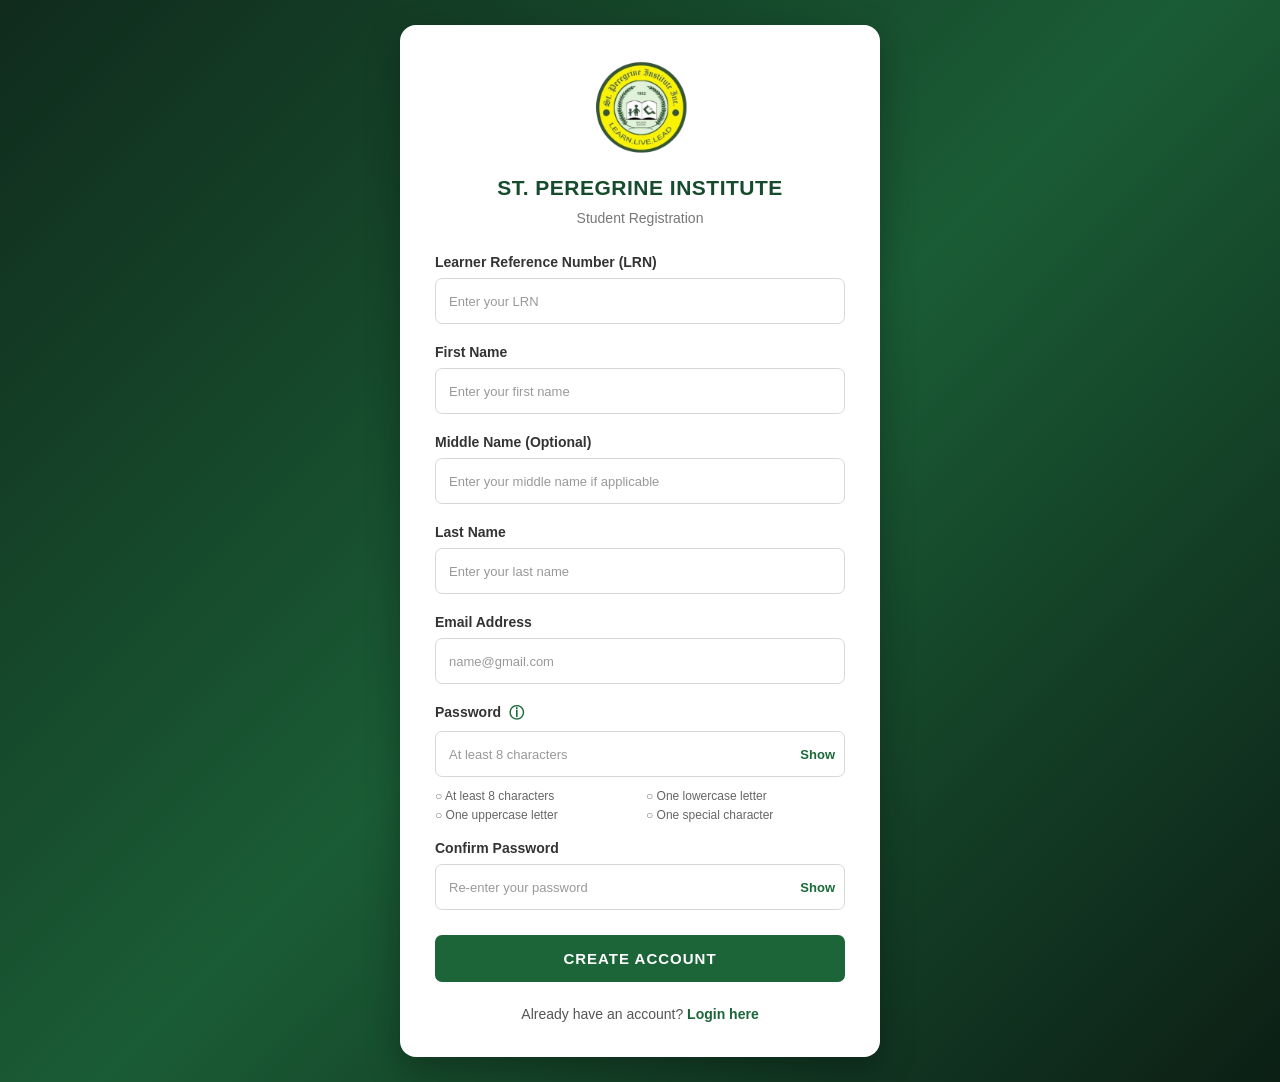
<file: register.html>
<!DOCTYPE html>
<html lang="en">
<head>
    <meta charset="UTF-8">
    <meta name="viewport" content="width=device-width, initial-scale=1.0">

    <title>Student Registration | St. Peregrine Institute</title>

    <link rel="stylesheet" href="register.css">

    <script src="script.js" defer></script>
</head>
<body>

    <main class="auth-card register-card">

        <img
            src="logo.png"
            alt="St. Peregrine Institute Logo"
            class="school-logo"
        >

        <h1>ST. PEREGRINE INSTITUTE</h1>
        <p class="subtitle">Student Registration</p>

        <form id="registration-form" action="register.php" method="POST">

            <label for="lrn">Learner Reference Number (LRN)</label>
            <input
                type="text"
                id="lrn"
                name="lrn"
                placeholder="Enter your LRN"
                maxlength="20"
                inputmode="numeric"
                pattern="[0-9]+"
                autocomplete="off"
                required
            >

            <label for="first_name">First Name</label>
            <input
                type="text"
                id="first_name"
                name="first_name"
                placeholder="Enter your first name"
                maxlength="50"
                autocomplete="given-name"
                required
            >

            <label for="middle_name">Middle Name (Optional)</label>
            <input
                type="text"
                id="middle_name"
                name="middle_name"
                placeholder="Enter your middle name if applicable"
                maxlength="50"
                autocomplete="additional-name"
            >

            <label for="last_name">Last Name</label>
            <input
                type="text"
                id="last_name"
                name="last_name"
                placeholder="Enter your last name"
                maxlength="50"
                autocomplete="family-name"
                required
            >

            <label for="email">Email Address</label>
            <input
                type="email"
                id="email"
                name="email"
                placeholder="name@gmail.com"
                maxlength="100"
                pattern="[A-Za-z0-9._%+-]+@gmail\.com"
                title="Enter a valid Gmail address ending in @gmail.com."
                autocomplete="email"
                required
            >
            <p class="field-message" id="email-status" aria-live="polite"></p>

            <label for="password">
                Password
                <span
                    class="password-info"
                    data-tooltip="Password requirements: At least 8 characters, one lowercase letter, one uppercase letter, and one special character."
                    tabindex="0"
                    aria-label="Password requirements"
                    role="note"
                >ⓘ</span>
            </label>

            <div class="password-wrap">
                <input
                    type="password"
                    id="password"
                    name="password"
                    placeholder="At least 8 characters"
                    minlength="8"
                    pattern="(?=.*[a-z])(?=.*[A-Z])(?=.*[^a-zA-Z0-9]).{8,}"
                    title="At least 8 characters, one lowercase letter, one uppercase letter, and one special character."
                    autocomplete="new-password"
                    required
                >

                <button
                    type="button"
                    class="show-password"
                    data-target="password"
                    aria-controls="password"
                >Show</button>
            </div>
            <ul class="password-checklist" id="password-checklist" aria-label="Password requirements">
                <li data-rule="length">At least 8 characters</li>
                <li data-rule="lowercase">One lowercase letter</li>
                <li data-rule="uppercase">One uppercase letter</li>
                <li data-rule="special">One special character</li>
            </ul>

            <label for="confirm_password">Confirm Password</label>

            <div class="password-wrap">
                <input
                    type="password"
                    id="confirm_password"
                    name="confirm_password"
                    placeholder="Re-enter your password"
                    minlength="8"
                    autocomplete="new-password"
                    required
                >

                <button
                    type="button"
                    class="show-password"
                    data-target="confirm_password"
                    aria-controls="confirm_password"
                >Show</button>
            </div>
            <p class="field-message" id="confirm-status" aria-live="polite"></p>

            <button type="submit" class="submit-button">
                CREATE ACCOUNT
            </button>

        </form>

        <p class="auth-switch">
            Already have an account?
            <a href="index.php">Login here</a>
        </p>

    </main>

</body>
</html>
</file>
<file: register.css>
/* ==============================
   GENERAL STYLES
============================== */

* {
    box-sizing: border-box;
    margin: 0;
    padding: 0;
}

body {
    min-height: 100vh;
    display: flex;
    justify-content: center;
    align-items: center;
    padding: 25px;

    font-family: Arial, Helvetica, sans-serif;
    background: linear-gradient(135deg, #102b1c, #1a5c35, #0c1f15);
    color: #222;
}

/* ==============================
   AUTHENTICATION CARD
============================== */

.auth-card {
    width: 100%;
    max-width: 420px;
    padding: 35px;

    background: #fff;
    border-radius: 16px;
    box-shadow: 0 12px 35px rgba(0, 0, 0, 0.3);
}

.register-card {
    max-width: 480px;
    margin: auto;
}

/* ==============================
   SCHOOL LOGO AND HEADINGS
============================== */

.school-logo,
.logo {
    display: block;
    width: 95px;
    height: 95px;
    object-fit: contain;
    margin: 0 auto 18px;
}

h1 {
    color: #174b2d;
    font-size: 21px;
    line-height: 1.4;
    letter-spacing: 0.5px;
    text-align: center;
}

.subtitle {
    margin: 8px 0 28px;
    color: #777;
    font-size: 14px;
    text-align: center;
}

/* ==============================
   FORM AND INPUTS
============================== */

form {
    display: flex;
    flex-direction: column;
}

label {
    margin-bottom: 8px;
    color: #333;
    font-size: 14px;
    font-weight: 600;
}

input {
    width: 100%;
    height: 46px;
    padding: 0 13px;
    margin-bottom: 20px;

    border: 1px solid #d4d9d5;
    border-radius: 7px;
    outline: none;

    background: #fff;
    color: #222;
    font-family: inherit;
    font-size: 14px;

    transition: border-color 0.2s, box-shadow 0.2s;
}

input:focus {
    border-color: #237746;
    box-shadow: 0 0 0 3px rgba(35, 119, 70, 0.12);
}

input::placeholder {
    color: #999;
    font-size: 13px;
}

/* ==============================
   PASSWORD FIELD
============================== */

.password-wrap {
    position: relative;
    width: 100%;
}

.password-wrap input {
    padding-right: 65px;
}

.field-message {
    min-height: 0;
    margin: -15px 0 16px;
    color: #842029;
    font-size: 12px;
    line-height: 1.4;
}

.field-message.is-success {
    color: #176438;
}

.field-message.is-pending {
    color: #666;
}

.field-message:empty {
    display: none;
}

.password-checklist {
    display: grid;
    grid-template-columns: repeat(2, minmax(0, 1fr));
    gap: 5px 12px;
    margin: -8px 0 18px;
    padding: 0;
    color: #666;
    font-size: 12px;
    list-style: none;
}

.password-checklist li::before {
    content: "○ ";
    color: #777;
}

.password-checklist li.is-met {
    color: #176438;
}

.password-checklist li.is-met::before {
    content: "✓ ";
    font-weight: bold;
}

.show-password {
    position: absolute;
    top: 0;
    right: 10px;
    height: 46px;

    border: none;
    background: transparent;
    color: #1b6a3a;

    font-size: 13px;
    font-weight: 600;
    cursor: pointer;
}

.show-password:hover {
    color: #124b29;
    text-decoration: underline;
}

/* ==============================
   PASSWORD REQUIREMENTS TOOLTIP
============================== */

.password-info {
    position: relative;
    display: inline-flex;
    align-items: center;
    justify-content: center;

    margin-left: 4px;
    color: #1b6a3a;
    font-size: 15px;
    font-weight: bold;
    vertical-align: middle;
    cursor: help;
    outline: none;
}

.password-info::after {
    position: absolute;
    bottom: calc(100% + 10px);
    left: 50%;
    z-index: 10;

    width: 260px;
    padding: 12px 14px;

    content: attr(data-tooltip);
    background: #174b2d;
    color: #fff;
    border-radius: 7px;
    box-shadow: 0 5px 15px rgba(0, 0, 0, 0.2);

    font-size: 12px;
    font-weight: normal;
    line-height: 1.6;
    text-align: left;
    white-space: normal;

    opacity: 0;
    visibility: hidden;
    pointer-events: none;
    transform: translate(-50%, 5px);

    transition: opacity 0.2s, transform 0.2s;
}

.password-info::before {
    position: absolute;
    bottom: calc(100% + 4px);
    left: 50%;
    z-index: 11;

    content: "";
    border: 6px solid transparent;
    border-top-color: #174b2d;

    opacity: 0;
    visibility: hidden;
    pointer-events: none;
    transform: translateX(-50%);

    transition: opacity 0.2s;
}

.password-info:hover::after,
.password-info:focus::after,
.password-info:hover::before,
.password-info:focus::before {
    opacity: 1;
    visibility: visible;
}

.password-info:hover::after,
.password-info:focus::after {
    transform: translate(-50%, 0);
}

/* ==============================
   PASSWORD REQUIREMENTS TEXT
============================== */

.requirements {
    margin: -8px 0 18px;
    color: #666;
    font-size: 12px;
    line-height: 1.6;
}

/* ==============================
   SUBMIT BUTTON
============================== */

.submit-button {
    width: 100%;
    height: 47px;
    margin-top: 5px;

    border: none;
    border-radius: 7px;
    background: #1b6538;
    color: #fff;

    font-size: 15px;
    font-weight: bold;
    letter-spacing: 1px;
    cursor: pointer;

    transition: background 0.2s, transform 0.2s;
}

.submit-button:hover {
    background: #124b29;
}

.submit-button:active {
    transform: scale(0.98);
}

/* ==============================
   LOGIN / REGISTER LINKS
============================== */

.auth-switch {
    margin-top: 24px;
    color: #555;
    font-size: 14px;
    text-align: center;
}

.auth-switch a {
    color: #1b6538;
    font-weight: bold;
    text-decoration: none;
}

.auth-switch a:hover {
    text-decoration: underline;
}

/* ==============================
   FOOTNOTE
============================== */

.footnote {
    margin-top: 20px;
    color: #777;
    font-size: 12px;
    line-height: 1.6;
    text-align: center;
}

/* ==============================
   ERROR AND SUCCESS MESSAGES
============================== */

.message {
    padding: 12px;
    margin-bottom: 20px;

    border-radius: 6px;
    font-size: 13px;
    line-height: 1.5;
    overflow-wrap: anywhere;
}

.error {
    color: #842029;
    background: #f8d7da;
    border: 1px solid #f5c2c7;
}

.success {
    color: #155724;
    background: #d4edda;
    border: 1px solid #c3e6cb;
}

.success p {
    margin-top: 10px;
}

.success a {
    color: #1b6538;
    font-weight: bold;
    text-decoration: none;
}

.success a:hover {
    text-decoration: underline;
}

.success-card {
    text-align: center;
}

.success-mark {
    display: grid;
    place-items: center;
    width: 62px;
    height: 62px;
    margin: 0 auto 18px;
    border-radius: 50%;
    background: #e5f3e9;
    color: #1b6538;
    font-size: 34px;
    font-weight: 700;
}

.success-card .subtitle {
    margin-bottom: 15px;
}

.redirect-countdown {
    margin: 0 0 18px;
    color: #68756c;
    font-size: 13px;
}

.redirect-countdown strong {
    color: #174b2d;
}

.success-link {
    display: flex;
    align-items: center;
    justify-content: center;
    text-decoration: none;
}

/* ==============================
   LOGIN OPTIONS
============================== */

.login-options {
    display: flex;
    align-items: center;
    justify-content: space-between;
    gap: 10px;

    margin: -5px 0 20px;
    font-size: 13px;
}

.remember-option {
    display: inline-flex;
    align-items: center;
    gap: 7px;

    margin: 0;
    font-weight: normal;
    cursor: pointer;
}

.remember-option input {
    width: 15px;
    height: 15px;
    margin: 0;
    accent-color: #1b6538;
    cursor: pointer;
}

.forgot-link {
    color: #1b6538;
    text-decoration: none;
    white-space: nowrap;
}

.forgot-link:hover {
    text-decoration: underline;
}

/* ==============================
   ACCESSIBILITY
============================== */

.submit-button:focus-visible,
.show-password:focus-visible {
    outline: 3px solid rgba(35, 119, 70, 0.3);
    outline-offset: 3px;
}

.password-info:focus-visible {
    outline: 2px solid #237746;
    outline-offset: 3px;
    border-radius: 3px;
}

/* ==============================
   RESPONSIVE DESIGN
============================== */

@media (max-width: 480px) {
    body {
        align-items: flex-start;
        padding: 20px 15px;
    }

    .auth-card {
        padding: 28px 22px;
    }

    .school-logo,
    .logo {
        width: 85px;
        height: 85px;
    }

    h1 {
        font-size: 18px;
    }

    .subtitle {
        margin-bottom: 24px;
    }

    .password-info::after {
        right: -10px;
        left: auto;
        width: 230px;
        transform: translateY(5px);
    }

    .password-info:hover::after,
    .password-info:focus::after {
        transform: translateY(0);
    }
}

@media (max-width: 360px) {
    .password-info::after {
        width: 210px;
    }

    .login-options {
        align-items: flex-start;
        flex-direction: column;
    }
}
</file>
